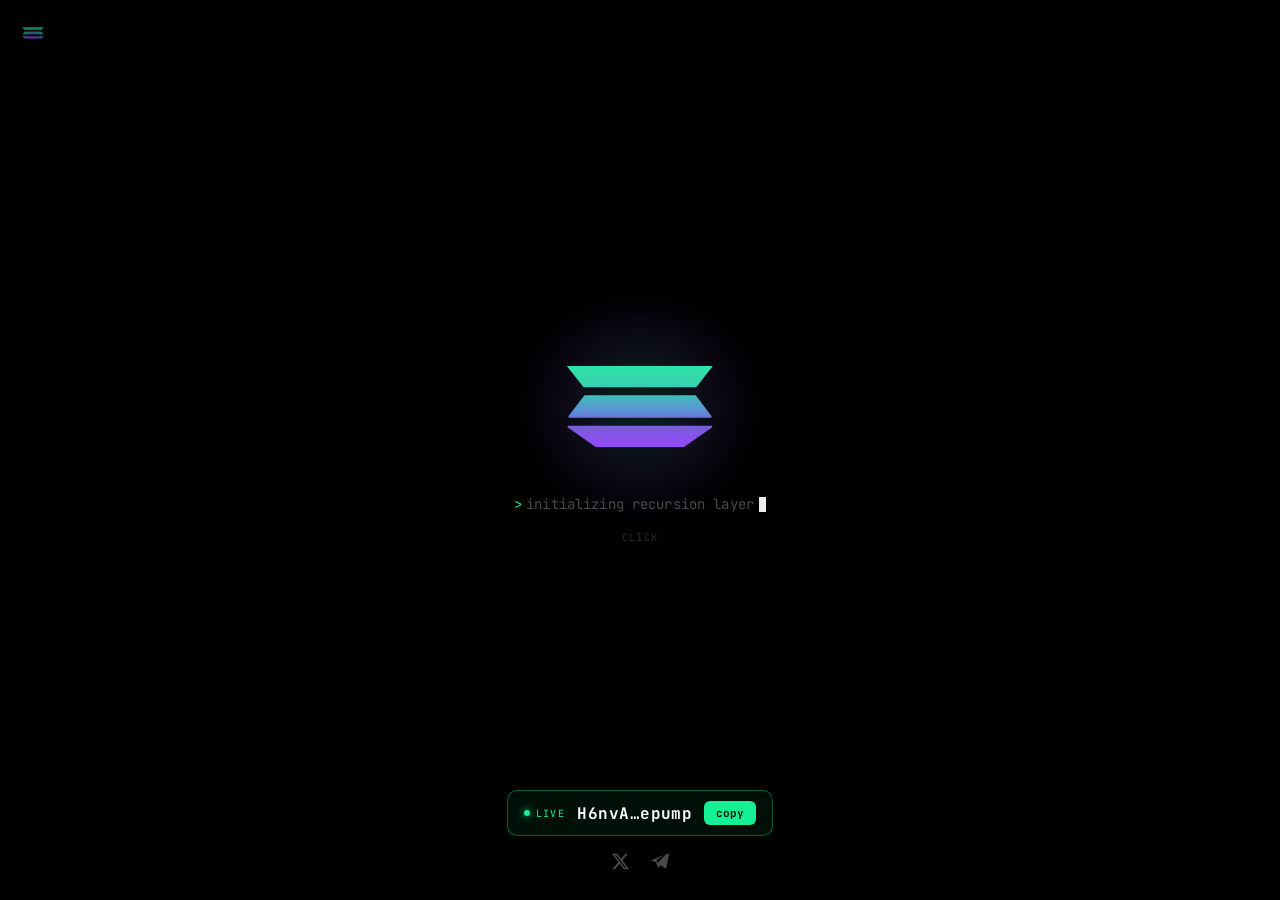
<file: index.html>
<!DOCTYPE html>
<html lang="fr">
<head>
<meta charset="UTF-8">
<meta name="viewport" content="width=device-width, initial-scale=1.0, viewport-fit=cover">
<title>Just Working</title>
<link rel="icon" type="image/jpeg" href="[data-uri]">
<link rel="preconnect" href="https://fonts.googleapis.com">
<link rel="preconnect" href="https://fonts.gstatic.com" crossorigin>
<link href="https://fonts.googleapis.com/css2?family=Chakra+Petch:wght@600;700&family=JetBrains+Mono:wght@400;500&display=swap" rel="stylesheet">
<style>
  :root{
    --bg:#000;
    --white:#EDEDED;
    --dim:#4a4a4a;
    --dim2:#2a2a2a;
    --green:#14F195;
    --cyan:#22D3C5;
    --blue:#4C7EFF;
    --purple:#9945FF;
  }
  *{margin:0;padding:0;box-sizing:border-box;}
  html,body{
    height:100%;
    background:var(--bg);
    overflow:hidden;
  }
  body{
    font-family:'JetBrains Mono',monospace;
    color:var(--white);
    -webkit-font-smoothing:antialiased;
    cursor:pointer;
    user-select:none;
    -webkit-tap-highlight-color:transparent;
  }

  .grad-text{
    background:linear-gradient(100deg,var(--green) 0%, var(--cyan) 35%, var(--blue) 65%, var(--purple) 100%);
    -webkit-background-clip:text;
    background-clip:text;
    color:transparent;
  }

  .vignette{
    position:fixed;inset:0;z-index:1;pointer-events:none;
    background:radial-gradient(ellipse 900px 700px at 50% 50%, transparent 40%, rgba(0,0,0,0.75) 100%);
  }
  .scan{
    position:fixed;inset:0;z-index:1;pointer-events:none;opacity:0.03;mix-blend-mode:overlay;
    background-image:url("data:image/svg+xml,%3Csvg xmlns='http://www.w3.org/2000/svg' width='120' height='120'%3E%3Cfilter id='n'%3E%3CfeTurbulence type='fractalNoise' baseFrequency='0.9' numOctaves='2' stitchTiles='stitch'/%3E%3C/filter%3E%3Crect width='100%25' height='100%25' filter='url(%23n)'/%3E%3C/svg%3E");
  }

  .corner-mark{
    position:fixed;top:22px;left:22px;z-index:5;
    width:22px;height:22px;object-fit:contain;border-radius:5px;
    opacity:0.55;
    transition:opacity .2s ease;
  }
  .corner-mark:hover{opacity:1;}

  .stage{
    position:relative;
    height:100dvh;width:100vw;
    display:flex;flex-direction:column;align-items:center;justify-content:center;
    gap:0;
    text-align:center;
    z-index:2;
  }

  /* mark */
  .mark-wrap{
    position:relative;
    width:150px;height:100px;
    display:flex;align-items:center;justify-content:center;
    margin-bottom:38px;
  }
  .glow{
    position:absolute;inset:-40px;
    border-radius:50%;
    background:radial-gradient(circle, rgba(20,241,149,0.16), rgba(153,69,255,0.10) 55%, transparent 75%);
    filter:blur(18px);
    animation:breathe 4.5s ease-in-out infinite;
  }
  @keyframes breathe{
    0%,100%{ opacity:0.55; transform:scale(0.94); }
    50%{ opacity:1; transform:scale(1.06); }
  }
  .bars{
    position:relative;
    width:150px;height:81px;
    animation:breatheBars 4.5s ease-in-out infinite;
  }
  @keyframes breatheBars{
    0%,100%{ transform:scale(0.985); }
    50%{ transform:scale(1.02); }
  }
  .bars svg{ display:block; width:100%; height:100%; }

  .mark-wrap.glitch{
    animation:glitchPulse .35s ease;
  }
  @keyframes glitchPulse{
    0%{filter:none; transform:scale(1);}
    20%{filter:drop-shadow(3px 0 0 rgba(20,241,149,0.7)) drop-shadow(-3px 0 0 rgba(153,69,255,0.7)); transform:scale(1.04);}
    40%{filter:drop-shadow(-2px 0 0 rgba(76,126,255,0.7)) drop-shadow(2px 0 0 rgba(20,241,149,0.7));}
    60%{filter:drop-shadow(2px 1px 0 rgba(153,69,255,0.6));}
    100%{filter:none; transform:scale(1);}
  }

  .reveal{
    position:absolute;top:calc(100% + 20px);left:50%;transform:translate(-50%,0);
    font-family:'Chakra Petch',sans-serif;font-weight:700;text-transform:uppercase;
    font-size:15px;letter-spacing:0.08em;white-space:nowrap;
    color:#FFFFFF;
    opacity:0;pointer-events:none;
  }
  .reveal.show{
    animation:revealFlash .8s ease forwards;
  }
  @keyframes revealFlash{
    0%{opacity:0; transform:translate(-50%,4px);}
    15%{opacity:1; transform:translate(-50%,0);}
    75%{opacity:1;}
    100%{opacity:0;}
  }

  /* terminal line */
  .terminal{
    font-size:14px;
    color:var(--dim);
    letter-spacing:0.01em;
    min-height:20px;
    display:flex;align-items:center;gap:2px;
  }
  .terminal .prefix{color:var(--green);margin-right:2px;}
  .cursor{
    display:inline-block;width:7px;height:15px;background:var(--white);
    margin-left:3px;
    animation:blink 1s step-end infinite;
  }
  @keyframes blink{ 50%{opacity:0;} }

  .hint{
    margin-top:16px;
    font-size:10.5px;
    color:var(--dim2);
    letter-spacing:0.12em;
    text-transform:uppercase;
  }

  /* bottom cluster */
  .bottom{
    position:fixed;bottom:30px;left:0;right:0;
    display:flex;flex-direction:column;align-items:center;gap:16px;
    z-index:3;
  }
  .countdown{
    font-size:11px;color:var(--dim);letter-spacing:0.08em;
  }
  .countdown b{color:var(--white);font-weight:500;}

  .ca-row{
    display:flex;align-items:center;gap:12px;
    font-family:'JetBrains Mono',monospace;
    font-size:15px;color:var(--dim);letter-spacing:0.02em;
    background:rgba(20,241,149,0.06);
    border:1px solid rgba(20,241,149,0.35);
    padding:10px 16px;border-radius:10px;
    animation:caPulse 2.4s ease-in-out infinite;
    cursor:pointer;
    transition:background .15s ease;
  }
  .ca-row:hover{ background:rgba(20,241,149,0.11); }
  .ca-row:active{ transform:scale(0.98); }
  .ca-row .ca-label{
    font-size:10px;letter-spacing:0.14em;color:var(--green);
    text-transform:uppercase;display:flex;align-items:center;gap:6px;
  }
  .ca-row .ca-label .dot{
    width:6px;height:6px;border-radius:50%;background:var(--green);
    box-shadow:0 0 8px var(--green);animation:pulse 1.6s ease-in-out infinite;
  }
  .ca-row .ca-val{
    color:#FFFFFF;font-weight:700;font-size:16px;letter-spacing:0.03em;
    max-width:260px;overflow:hidden;text-overflow:ellipsis;white-space:nowrap;
  }
  @keyframes caPulse{
    0%,100%{ box-shadow:0 0 0 rgba(20,241,149,0); }
    50%{ box-shadow:0 0 22px rgba(20,241,149,0.18); }
  }
  .ca-copy{
    background:var(--green);border:none;color:#05100b;
    font-family:'JetBrains Mono',monospace;font-size:11px;font-weight:700;
    padding:5px 12px;border-radius:6px;cursor:pointer;
    transition:transform .15s ease, opacity .15s ease;
  }
  .ca-copy:hover{transform:translateY(-1px);}
  .ca-copy.copied{background:var(--white);}

  .socials{display:flex;gap:22px;}
  .socials a{
    color:var(--dim);transition:color .2s ease, transform .2s ease;
    display:flex;align-items:center;justify-content:center;
  }
  .socials a:hover{color:var(--white); transform:translateY(-2px);}

  @media (max-width:480px){
    .mark-wrap{width:118px;height:88px;margin-bottom:30px;}
    .bars .bar{width:118px;height:10px;}
    .terminal{font-size:12.5px;padding:0 24px;text-align:center;}
    .reveal{font-size:12px;}
    .ca-row{gap:8px;padding:8px 12px;font-size:13px;}
    .ca-row .ca-val{font-size:13px;max-width:130px;}
    .ca-row .ca-label{font-size:9px;}
    .ca-copy{padding:4px 9px;font-size:10px;}
  }

  @media (prefers-reduced-motion: reduce){
    *{animation-duration:0.01ms !important; animation-iteration-count:1 !important;}
  }
</style>
  <!-- Cloudflare Web Analytics --><script type='module' src='https://static.cloudflareinsights.com/beacon.min.js' data-cf-beacon='{"token": "3123e5fd9b554eabaac3775a71dd8e8a"}'></script><!-- End Cloudflare Web Analytics -->
</head>
<body>

<div class="vignette"></div>
<div class="scan"></div>

<img class="corner-mark" src="[data-uri]" alt="Solana on Solana">

<div class="stage" id="stage">
  <div class="mark-wrap" id="markWrap">
    <div class="glow"></div>
    <div class="bars">
      <svg viewBox="0 0 1024 550" xmlns="http://www.w3.org/2000/svg">
        <defs>
          <linearGradient id="sosGrad" x1="0" y1="0" x2="0" y2="550" gradientUnits="userSpaceOnUse">
            <stop offset="0" stop-color="#2DE4A4"/>
            <stop offset="0.24" stop-color="#3ACFB2"/>
            <stop offset="0.40" stop-color="#48B4C0"/>
            <stop offset="0.58" stop-color="#5F8AD9"/>
            <stop offset="0.63" stop-color="#7072D6"/>
            <stop offset="0.78" stop-color="#7B5ADF"/>
            <stop offset="1" stop-color="#9647FB"/>
          </linearGradient>
        </defs>
        <polygon points="22,0 1000,0 892,137 131,137" fill="url(#sosGrad)" stroke="url(#sosGrad)" stroke-width="14" stroke-linejoin="round"/>
        <polygon points="136,206 889,206 994,344 30,344" fill="url(#sosGrad)" stroke="url(#sosGrad)" stroke-width="14" stroke-linejoin="round"/>
        <polygon points="24,413 999,413 802,550 220,550" fill="url(#sosGrad)" stroke="url(#sosGrad)" stroke-width="14" stroke-linejoin="round"/>
      </svg>
    </div>
    <div class="reveal" id="reveal">SOLANA ON SOLANA</div>
  </div>

  <div class="terminal"><span class="prefix">&gt;</span><span id="typeline"></span><span class="cursor"></span></div>
  <div class="hint">click</div>
</div>

<div class="bottom">
  <div class="countdown" id="statusRow">unlocks in <b id="cdtext">--:--:--:--</b></div>
  <div class="socials">
    <a href="https://x.com/solonsolxyz" target="_blank" rel="noopener" aria-label="X">
      <svg width="17" height="17" viewBox="0 0 24 24" fill="currentColor"><path d="M18.9 1.15h3.68l-8.04 9.19L24 22.85h-7.4l-5.8-7.58-6.64 7.58H.47l8.6-9.83L0 1.15h7.59l5.24 6.93 6.07-6.93Zm-1.29 19.5h2.04L6.5 3.24H4.31L17.6 20.65Z"/></svg>
    </a>
    <a href="https://t.me/solonsolxyz" target="_blank" rel="noopener" aria-label="Telegram">
      <svg width="18" height="18" viewBox="0 0 24 24" fill="currentColor"><path d="M22.05 2.4 1.9 10.4c-1.36.55-1.35 1.32-.25 1.66l5.13 1.6 1.98 6.05c.24.66.13.93.83.93.53 0 .77-.24 1.06-.53l2.54-2.47 5.28 3.9c.97.54 1.67.26 1.92-.9L23.9 3.9c.36-1.42-.54-2.06-1.85-1.5Zm-13.4 12.2-1.24-3.98 11.7-7.3c.55-.33 1.05-.15.64.21L8.65 14.6Z"/></svg>
    </a>
  </div>
</div>

<script>
  // ================================================================
  // EDIT THIS SECTION ON LAUNCH DAY
  // ================================================================
  const CONFIG = {
    // Launch date/time (used for the countdown before CA is set).
    LAUNCH_DATE: "2026-08-13T18:00:00Z",

    // Paste the token's contract address here once it's live.
    // Leave as "" to keep showing the countdown.
    // Example: "8sLbNZoA1cfnvMJLPfp98ZLAnFSYCFApfJKMbiXNLwxq"
    CONTRACT_ADDRESS: "H6nvAgAUtpSU4kPBEUYeUNRYRXXjQNMfkwezVrCepump"
  };
  // ================================================================

  function padc(n){ return String(n).padStart(2,"0"); }

  function shortAddr(addr){
    if(addr.length <= 12) return addr;
    return addr.slice(0,5) + "…" + addr.slice(-5);
  }

  function renderStatus(){
    const row = document.getElementById("statusRow");
    if(CONFIG.CONTRACT_ADDRESS && CONFIG.CONTRACT_ADDRESS.trim().length > 0){
      const ca = CONFIG.CONTRACT_ADDRESS.trim();
      row.className = "ca-row";
      row.innerHTML = `<span class="ca-label"><span class="dot"></span>LIVE</span><span class="ca-val">${shortAddr(ca)}</span><button class="ca-copy" id="caCopyBtn">copy</button>`;

      const btn = document.getElementById("caCopyBtn");
      let copyTimeout;
      function doCopy(){
        navigator.clipboard.writeText(ca).then(() => {
          btn.textContent = "copied";
          btn.classList.add("copied");
          clearTimeout(copyTimeout);
          copyTimeout = setTimeout(() => { btn.textContent = "copy"; btn.classList.remove("copied"); }, 1500);
        });
      }
      row.addEventListener("click", doCopy);
      return true; // CA mode active, no countdown needed
    }
    return false; // still in countdown mode
  }

  const caMode = renderStatus();

  if(!caMode){
    const TARGET_DATE = new Date(CONFIG.LAUNCH_DATE).getTime();
    function tickCountdown(){
      const diff = Math.max(0, TARGET_DATE - Date.now());
      const d = Math.floor(diff/(1000*60*60*24));
      const h = Math.floor((diff/(1000*60*60))%24);
      const m = Math.floor((diff/(1000*60))%60);
      const s = Math.floor((diff/1000)%60);
      const el = document.getElementById("cdtext");
      if(el) el.textContent = `${padc(d)}d ${padc(h)}h ${padc(m)}m ${padc(s)}s`;
    }
    tickCountdown();
    setInterval(tickCountdown, 1000);
  }

  // ---- cryptic terminal lines ----
  const LINES = [
    "initializing recursion layer",
    "solana is compiling itself",
    "mainnet, inside mainnet",
    "not a fork. a mirror.",
    "we tried to explain it. we couldn't.",
    "the recursion has no exit condition",
    "you weren't supposed to click that",
    "ca will make sense in retrospect",
    "ask again after launch",
    "some chains build apps. this one builds itself.",
    "access pending // patience anon",
    "[ redacted ]"
  ];

  const typeEl = document.getElementById("typeline");
  let current = "";
  let idx = 0;
  let typing = false;

  function typeLine(text, done){
    let i = 0;
    typing = true;
    const iv = setInterval(()=>{
      typeEl.textContent = text.slice(0, i+1);
      i++;
      if(i >= text.length){
        clearInterval(iv);
        typing = false;
        if(done) done();
      }
    }, 28);
  }
  function eraseLine(done){
    let text = typeEl.textContent;
    const iv = setInterval(()=>{
      text = text.slice(0, -1);
      typeEl.textContent = text;
      if(text.length === 0){
        clearInterval(iv);
        if(done) done();
      }
    }, 14);
  }
  function nextLine(){
    if(typing) return;
    eraseLine(()=>{
      idx = (idx + 1) % LINES.length;
      typeLine(LINES[idx]);
    });
  }

  typeLine(LINES[0]);
  let autoAdvance = setInterval(nextLine, 4200);

  // ---- click / tap glitch interaction ----
  const stage = document.getElementById("stage");
  const markWrap = document.getElementById("markWrap");
  const reveal = document.getElementById("reveal");

  function triggerGlitch(){
    markWrap.classList.remove("glitch");
    void markWrap.offsetWidth;
    markWrap.classList.add("glitch");

    // occasionally flash the full name
    if(Math.random() < 0.35){
      reveal.classList.remove("show");
      void reveal.offsetWidth;
      reveal.classList.add("show");
    }

    clearInterval(autoAdvance);
    nextLine();
    autoAdvance = setInterval(nextLine, 4200);
  }

  document.body.addEventListener("click", triggerGlitch);
  document.body.addEventListener("touchstart", triggerGlitch, {passive:true});
</script>

</body>
</html>
</file>
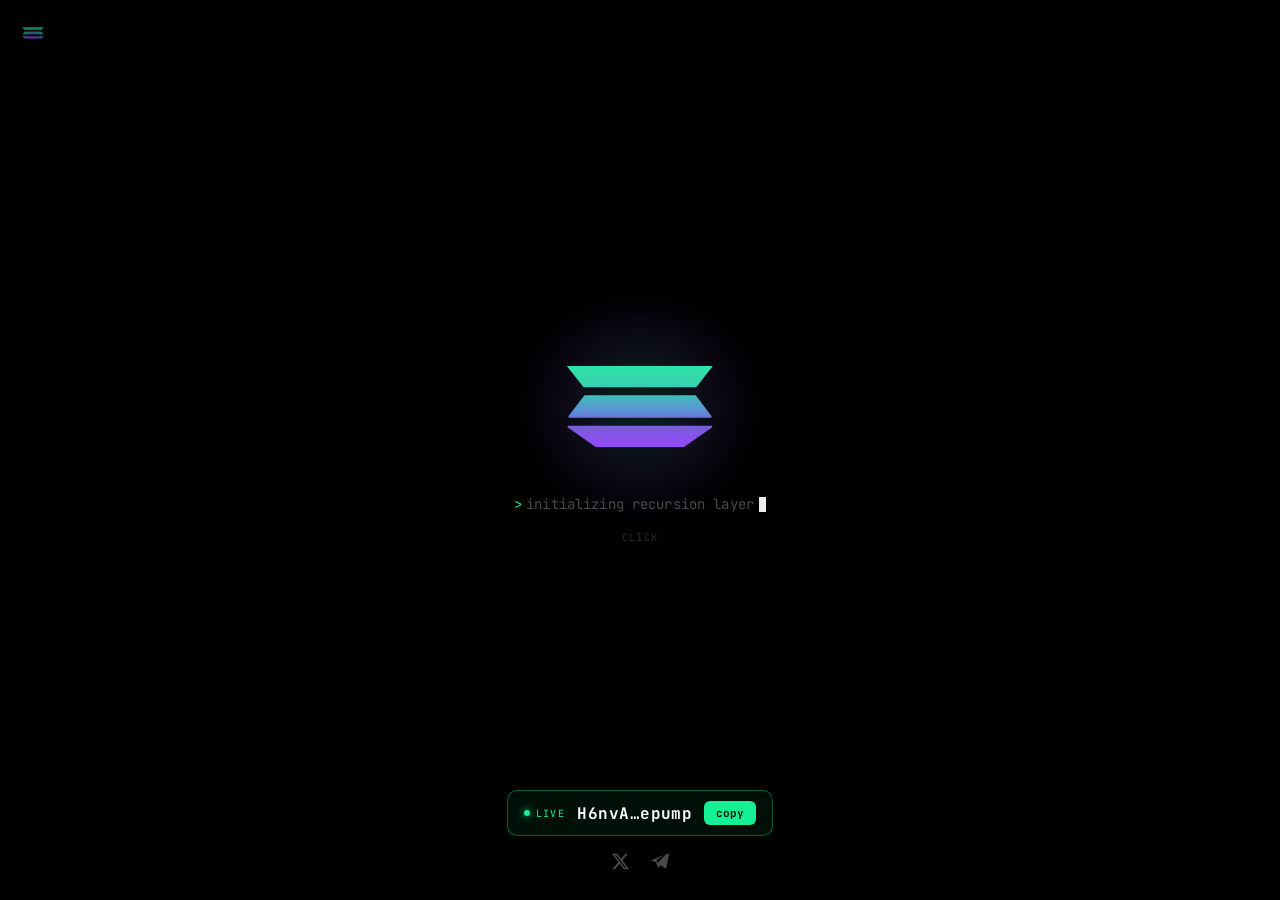
<file: old.html>
<!DOCTYPE html>
<html lang="fr">
<head>
<meta charset="UTF-8">
<meta name="viewport" content="width=device-width, initial-scale=1.0, viewport-fit=cover">
<title>Solana on Solana</title>
<link rel="icon" type="image/jpeg" href="[data-uri]">
<link rel="preconnect" href="https://fonts.googleapis.com">
<link rel="preconnect" href="https://fonts.gstatic.com" crossorigin>
<link href="https://fonts.googleapis.com/css2?family=Chakra+Petch:wght@600;700&family=JetBrains+Mono:wght@400;500&display=swap" rel="stylesheet">
<style>
  :root{
    --bg:#000;
    --white:#EDEDED;
    --dim:#4a4a4a;
    --dim2:#2a2a2a;
    --green:#14F195;
    --cyan:#22D3C5;
    --blue:#4C7EFF;
    --purple:#9945FF;
  }
  *{margin:0;padding:0;box-sizing:border-box;}
  html,body{
    height:100%;
    background:var(--bg);
    overflow:hidden;
  }
  body{
    font-family:'JetBrains Mono',monospace;
    color:var(--white);
    -webkit-font-smoothing:antialiased;
    cursor:pointer;
    user-select:none;
    -webkit-tap-highlight-color:transparent;
  }

  .grad-text{
    background:linear-gradient(100deg,var(--green) 0%, var(--cyan) 35%, var(--blue) 65%, var(--purple) 100%);
    -webkit-background-clip:text;
    background-clip:text;
    color:transparent;
  }

  .vignette{
    position:fixed;inset:0;z-index:1;pointer-events:none;
    background:radial-gradient(ellipse 900px 700px at 50% 50%, transparent 40%, rgba(0,0,0,0.75) 100%);
  }
  .scan{
    position:fixed;inset:0;z-index:1;pointer-events:none;opacity:0.03;mix-blend-mode:overlay;
    background-image:url("data:image/svg+xml,%3Csvg xmlns='http://www.w3.org/2000/svg' width='120' height='120'%3E%3Cfilter id='n'%3E%3CfeTurbulence type='fractalNoise' baseFrequency='0.9' numOctaves='2' stitchTiles='stitch'/%3E%3C/filter%3E%3Crect width='100%25' height='100%25' filter='url(%23n)'/%3E%3C/svg%3E");
  }

  .corner-mark{
    position:fixed;top:22px;left:22px;z-index:5;
    width:22px;height:22px;object-fit:contain;border-radius:5px;
    opacity:0.55;
    transition:opacity .2s ease;
  }
  .corner-mark:hover{opacity:1;}

  .stage{
    position:relative;
    height:100dvh;width:100vw;
    display:flex;flex-direction:column;align-items:center;justify-content:center;
    gap:0;
    text-align:center;
    z-index:2;
  }

  /* mark */
  .mark-wrap{
    position:relative;
    width:150px;height:100px;
    display:flex;align-items:center;justify-content:center;
    margin-bottom:38px;
  }
  .glow{
    position:absolute;inset:-40px;
    border-radius:50%;
    background:radial-gradient(circle, rgba(20,241,149,0.16), rgba(153,69,255,0.10) 55%, transparent 75%);
    filter:blur(18px);
    animation:breathe 4.5s ease-in-out infinite;
  }
  @keyframes breathe{
    0%,100%{ opacity:0.55; transform:scale(0.94); }
    50%{ opacity:1; transform:scale(1.06); }
  }
  .bars{
    position:relative;
    width:150px;height:81px;
    animation:breatheBars 4.5s ease-in-out infinite;
  }
  @keyframes breatheBars{
    0%,100%{ transform:scale(0.985); }
    50%{ transform:scale(1.02); }
  }
  .bars svg{ display:block; width:100%; height:100%; }

  .mark-wrap.glitch{
    animation:glitchPulse .35s ease;
  }
  @keyframes glitchPulse{
    0%{filter:none; transform:scale(1);}
    20%{filter:drop-shadow(3px 0 0 rgba(20,241,149,0.7)) drop-shadow(-3px 0 0 rgba(153,69,255,0.7)); transform:scale(1.04);}
    40%{filter:drop-shadow(-2px 0 0 rgba(76,126,255,0.7)) drop-shadow(2px 0 0 rgba(20,241,149,0.7));}
    60%{filter:drop-shadow(2px 1px 0 rgba(153,69,255,0.6));}
    100%{filter:none; transform:scale(1);}
  }

  .reveal{
    position:absolute;top:calc(100% + 20px);left:50%;transform:translate(-50%,0);
    font-family:'Chakra Petch',sans-serif;font-weight:700;text-transform:uppercase;
    font-size:15px;letter-spacing:0.08em;white-space:nowrap;
    color:#FFFFFF;
    opacity:0;pointer-events:none;
  }
  .reveal.show{
    animation:revealFlash .8s ease forwards;
  }
  @keyframes revealFlash{
    0%{opacity:0; transform:translate(-50%,4px);}
    15%{opacity:1; transform:translate(-50%,0);}
    75%{opacity:1;}
    100%{opacity:0;}
  }

  /* terminal line */
  .terminal{
    font-size:14px;
    color:var(--dim);
    letter-spacing:0.01em;
    min-height:20px;
    display:flex;align-items:center;gap:2px;
  }
  .terminal .prefix{color:var(--green);margin-right:2px;}
  .cursor{
    display:inline-block;width:7px;height:15px;background:var(--white);
    margin-left:3px;
    animation:blink 1s step-end infinite;
  }
  @keyframes blink{ 50%{opacity:0;} }

  .hint{
    margin-top:16px;
    font-size:10.5px;
    color:var(--dim2);
    letter-spacing:0.12em;
    text-transform:uppercase;
  }

  /* bottom cluster */
  .bottom{
    position:fixed;bottom:30px;left:0;right:0;
    display:flex;flex-direction:column;align-items:center;gap:16px;
    z-index:3;
  }
  .countdown{
    font-size:11px;color:var(--dim);letter-spacing:0.08em;
  }
  .countdown b{color:var(--white);font-weight:500;}

  .ca-row{
    display:flex;align-items:center;gap:12px;
    font-family:'JetBrains Mono',monospace;
    font-size:15px;color:var(--dim);letter-spacing:0.02em;
    background:rgba(20,241,149,0.06);
    border:1px solid rgba(20,241,149,0.35);
    padding:10px 16px;border-radius:10px;
    animation:caPulse 2.4s ease-in-out infinite;
    cursor:pointer;
    transition:background .15s ease;
  }
  .ca-row:hover{ background:rgba(20,241,149,0.11); }
  .ca-row:active{ transform:scale(0.98); }
  .ca-row .ca-label{
    font-size:10px;letter-spacing:0.14em;color:var(--green);
    text-transform:uppercase;display:flex;align-items:center;gap:6px;
  }
  .ca-row .ca-label .dot{
    width:6px;height:6px;border-radius:50%;background:var(--green);
    box-shadow:0 0 8px var(--green);animation:pulse 1.6s ease-in-out infinite;
  }
  .ca-row .ca-val{
    color:#FFFFFF;font-weight:700;font-size:16px;letter-spacing:0.03em;
    max-width:260px;overflow:hidden;text-overflow:ellipsis;white-space:nowrap;
  }
  @keyframes caPulse{
    0%,100%{ box-shadow:0 0 0 rgba(20,241,149,0); }
    50%{ box-shadow:0 0 22px rgba(20,241,149,0.18); }
  }
  .ca-copy{
    background:var(--green);border:none;color:#05100b;
    font-family:'JetBrains Mono',monospace;font-size:11px;font-weight:700;
    padding:5px 12px;border-radius:6px;cursor:pointer;
    transition:transform .15s ease, opacity .15s ease;
  }
  .ca-copy:hover{transform:translateY(-1px);}
  .ca-copy.copied{background:var(--white);}

  .socials{display:flex;gap:22px;}
  .socials a{
    color:var(--dim);transition:color .2s ease, transform .2s ease;
    display:flex;align-items:center;justify-content:center;
  }
  .socials a:hover{color:var(--white); transform:translateY(-2px);}

  @media (max-width:480px){
    .mark-wrap{width:118px;height:88px;margin-bottom:30px;}
    .bars .bar{width:118px;height:10px;}
    .terminal{font-size:12.5px;padding:0 24px;text-align:center;}
    .reveal{font-size:12px;}
    .ca-row{gap:8px;padding:8px 12px;font-size:13px;}
    .ca-row .ca-val{font-size:13px;max-width:130px;}
    .ca-row .ca-label{font-size:9px;}
    .ca-copy{padding:4px 9px;font-size:10px;}
  }

  @media (prefers-reduced-motion: reduce){
    *{animation-duration:0.01ms !important; animation-iteration-count:1 !important;}
  }
</style>
  <!-- Cloudflare Web Analytics --><script type='module' src='https://static.cloudflareinsights.com/beacon.min.js' data-cf-beacon='{"token": "3123e5fd9b554eabaac3775a71dd8e8a"}'></script><!-- End Cloudflare Web Analytics -->
</head>
<body>

<div class="vignette"></div>
<div class="scan"></div>

<img class="corner-mark" src="[data-uri]" alt="Solana on Solana">

<div class="stage" id="stage">
  <div class="mark-wrap" id="markWrap">
    <div class="glow"></div>
    <div class="bars">
      <svg viewBox="0 0 1024 550" xmlns="http://www.w3.org/2000/svg">
        <defs>
          <linearGradient id="sosGrad" x1="0" y1="0" x2="0" y2="550" gradientUnits="userSpaceOnUse">
            <stop offset="0" stop-color="#2DE4A4"/>
            <stop offset="0.24" stop-color="#3ACFB2"/>
            <stop offset="0.40" stop-color="#48B4C0"/>
            <stop offset="0.58" stop-color="#5F8AD9"/>
            <stop offset="0.63" stop-color="#7072D6"/>
            <stop offset="0.78" stop-color="#7B5ADF"/>
            <stop offset="1" stop-color="#9647FB"/>
          </linearGradient>
        </defs>
        <polygon points="22,0 1000,0 892,137 131,137" fill="url(#sosGrad)" stroke="url(#sosGrad)" stroke-width="14" stroke-linejoin="round"/>
        <polygon points="136,206 889,206 994,344 30,344" fill="url(#sosGrad)" stroke="url(#sosGrad)" stroke-width="14" stroke-linejoin="round"/>
        <polygon points="24,413 999,413 802,550 220,550" fill="url(#sosGrad)" stroke="url(#sosGrad)" stroke-width="14" stroke-linejoin="round"/>
      </svg>
    </div>
    <div class="reveal" id="reveal">SOLANA ON SOLANA</div>
  </div>

  <div class="terminal"><span class="prefix">&gt;</span><span id="typeline"></span><span class="cursor"></span></div>
  <div class="hint">click</div>
</div>

<div class="bottom">
  <div class="countdown" id="statusRow">unlocks in <b id="cdtext">--:--:--:--</b></div>
  <div class="socials">
    <a href="https://x.com/solonsolxyz" target="_blank" rel="noopener" aria-label="X">
      <svg width="17" height="17" viewBox="0 0 24 24" fill="currentColor"><path d="M18.9 1.15h3.68l-8.04 9.19L24 22.85h-7.4l-5.8-7.58-6.64 7.58H.47l8.6-9.83L0 1.15h7.59l5.24 6.93 6.07-6.93Zm-1.29 19.5h2.04L6.5 3.24H4.31L17.6 20.65Z"/></svg>
    </a>
    <a href="https://t.me/solonsolxyz" target="_blank" rel="noopener" aria-label="Telegram">
      <svg width="18" height="18" viewBox="0 0 24 24" fill="currentColor"><path d="M22.05 2.4 1.9 10.4c-1.36.55-1.35 1.32-.25 1.66l5.13 1.6 1.98 6.05c.24.66.13.93.83.93.53 0 .77-.24 1.06-.53l2.54-2.47 5.28 3.9c.97.54 1.67.26 1.92-.9L23.9 3.9c.36-1.42-.54-2.06-1.85-1.5Zm-13.4 12.2-1.24-3.98 11.7-7.3c.55-.33 1.05-.15.64.21L8.65 14.6Z"/></svg>
    </a>
  </div>
</div>

<script>
  // ================================================================
  // EDIT THIS SECTION ON LAUNCH DAY
  // ================================================================
  const CONFIG = {
    // Launch date/time (used for the countdown before CA is set).
    LAUNCH_DATE: "2026-08-13T18:00:00Z",

    // Paste the token's contract address here once it's live.
    // Leave as "" to keep showing the countdown.
    // Example: "8sLbNZoA1cfnvMJLPfp98ZLAnFSYCFApfJKMbiXNLwxq"
    CONTRACT_ADDRESS: "H6nvAgAUtpSU4kPBEUYeUNRYRXXjQNMfkwezVrCepump"
  };
  // ================================================================

  function padc(n){ return String(n).padStart(2,"0"); }

  function shortAddr(addr){
    if(addr.length <= 12) return addr;
    return addr.slice(0,5) + "…" + addr.slice(-5);
  }

  function renderStatus(){
    const row = document.getElementById("statusRow");
    if(CONFIG.CONTRACT_ADDRESS && CONFIG.CONTRACT_ADDRESS.trim().length > 0){
      const ca = CONFIG.CONTRACT_ADDRESS.trim();
      row.className = "ca-row";
      row.innerHTML = `<span class="ca-label"><span class="dot"></span>LIVE</span><span class="ca-val">${shortAddr(ca)}</span><button class="ca-copy" id="caCopyBtn">copy</button>`;

      const btn = document.getElementById("caCopyBtn");
      let copyTimeout;
      function doCopy(){
        navigator.clipboard.writeText(ca).then(() => {
          btn.textContent = "copied";
          btn.classList.add("copied");
          clearTimeout(copyTimeout);
          copyTimeout = setTimeout(() => { btn.textContent = "copy"; btn.classList.remove("copied"); }, 1500);
        });
      }
      row.addEventListener("click", doCopy);
      return true; // CA mode active, no countdown needed
    }
    return false; // still in countdown mode
  }

  const caMode = renderStatus();

  if(!caMode){
    const TARGET_DATE = new Date(CONFIG.LAUNCH_DATE).getTime();
    function tickCountdown(){
      const diff = Math.max(0, TARGET_DATE - Date.now());
      const d = Math.floor(diff/(1000*60*60*24));
      const h = Math.floor((diff/(1000*60*60))%24);
      const m = Math.floor((diff/(1000*60))%60);
      const s = Math.floor((diff/1000)%60);
      const el = document.getElementById("cdtext");
      if(el) el.textContent = `${padc(d)}d ${padc(h)}h ${padc(m)}m ${padc(s)}s`;
    }
    tickCountdown();
    setInterval(tickCountdown, 1000);
  }

  // ---- cryptic terminal lines ----
  const LINES = [
    "initializing recursion layer",
    "solana is compiling itself",
    "mainnet, inside mainnet",
    "not a fork. a mirror.",
    "we tried to explain it. we couldn't.",
    "the recursion has no exit condition",
    "you weren't supposed to click that",
    "ca will make sense in retrospect",
    "ask again after launch",
    "some chains build apps. this one builds itself.",
    "access pending // patience anon",
    "[ redacted ]"
  ];

  const typeEl = document.getElementById("typeline");
  let current = "";
  let idx = 0;
  let typing = false;

  function typeLine(text, done){
    let i = 0;
    typing = true;
    const iv = setInterval(()=>{
      typeEl.textContent = text.slice(0, i+1);
      i++;
      if(i >= text.length){
        clearInterval(iv);
        typing = false;
        if(done) done();
      }
    }, 28);
  }
  function eraseLine(done){
    let text = typeEl.textContent;
    const iv = setInterval(()=>{
      text = text.slice(0, -1);
      typeEl.textContent = text;
      if(text.length === 0){
        clearInterval(iv);
        if(done) done();
      }
    }, 14);
  }
  function nextLine(){
    if(typing) return;
    eraseLine(()=>{
      idx = (idx + 1) % LINES.length;
      typeLine(LINES[idx]);
    });
  }

  typeLine(LINES[0]);
  let autoAdvance = setInterval(nextLine, 4200);

  // ---- click / tap glitch interaction ----
  const stage = document.getElementById("stage");
  const markWrap = document.getElementById("markWrap");
  const reveal = document.getElementById("reveal");

  function triggerGlitch(){
    markWrap.classList.remove("glitch");
    void markWrap.offsetWidth;
    markWrap.classList.add("glitch");

    // occasionally flash the full name
    if(Math.random() < 0.35){
      reveal.classList.remove("show");
      void reveal.offsetWidth;
      reveal.classList.add("show");
    }

    clearInterval(autoAdvance);
    nextLine();
    autoAdvance = setInterval(nextLine, 4200);
  }

  document.body.addEventListener("click", triggerGlitch);
  document.body.addEventListener("touchstart", triggerGlitch, {passive:true});
</script>

</body>
</html>
</file>
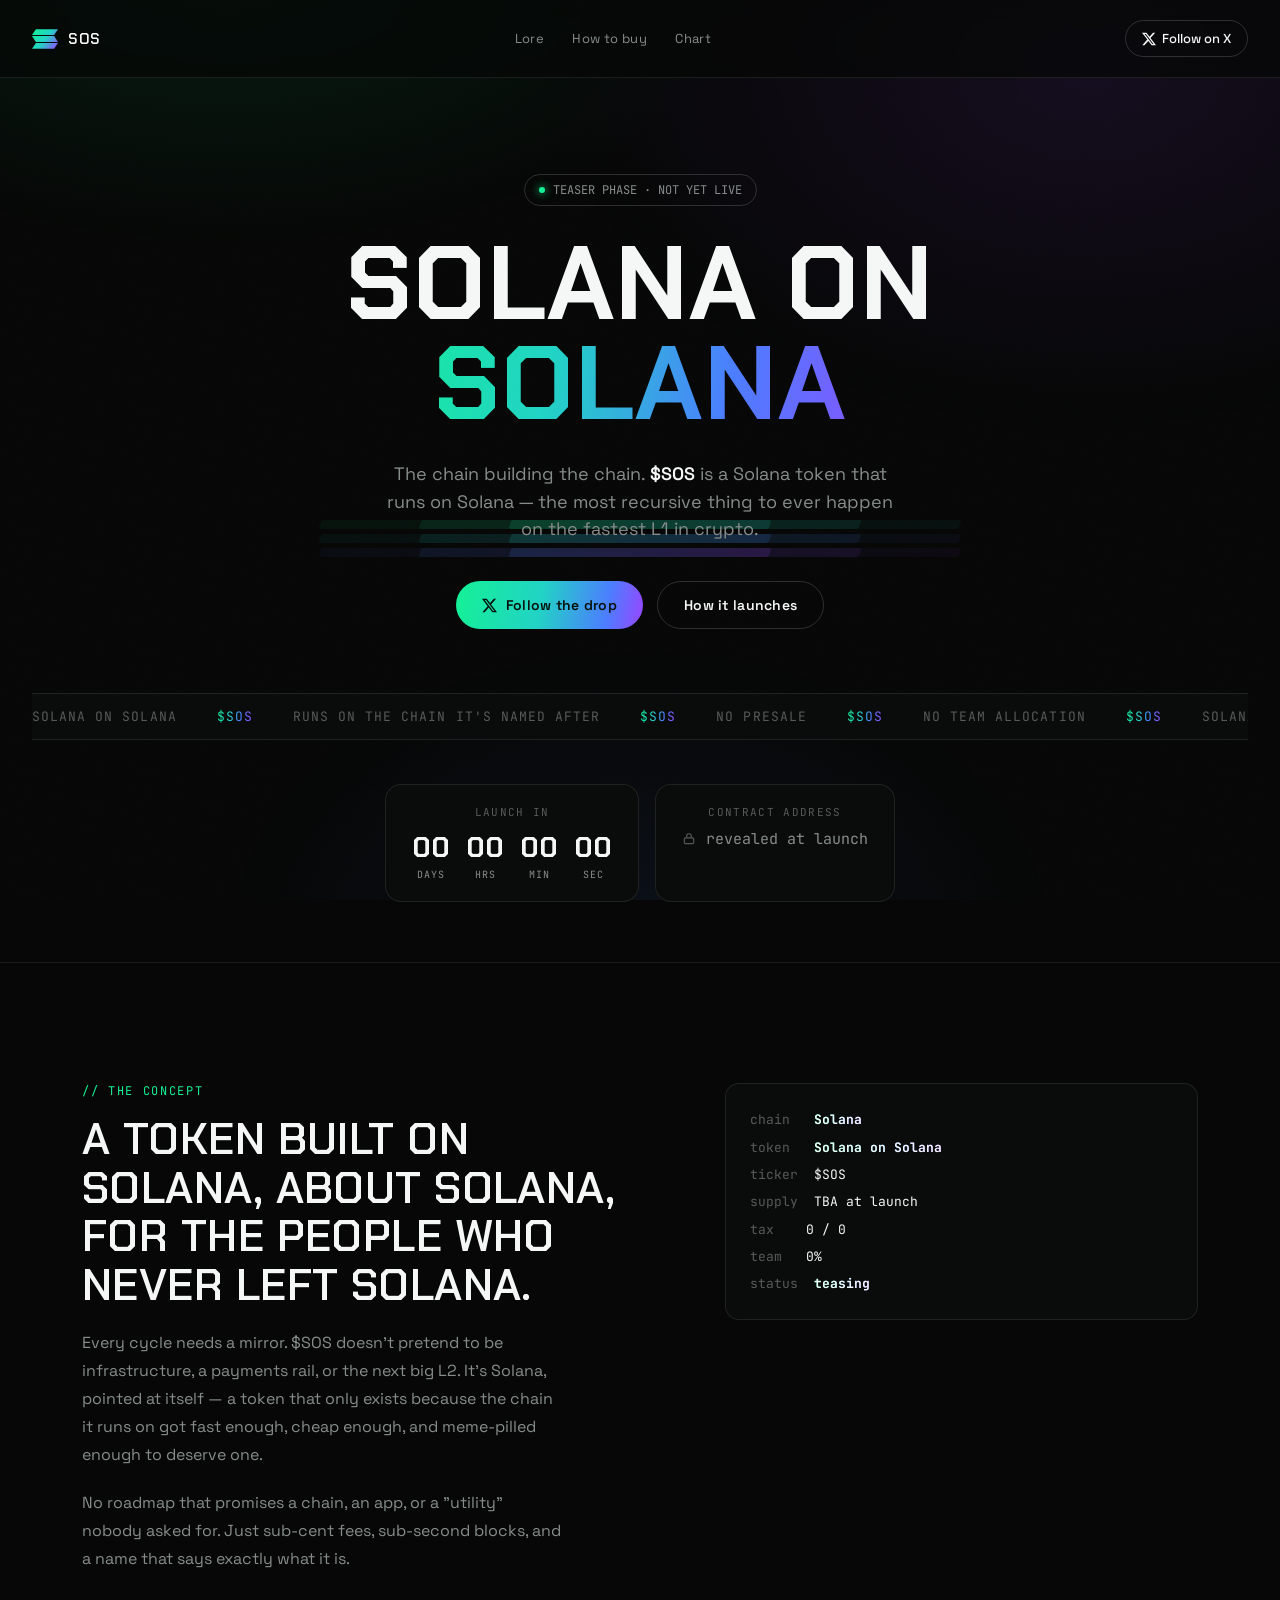
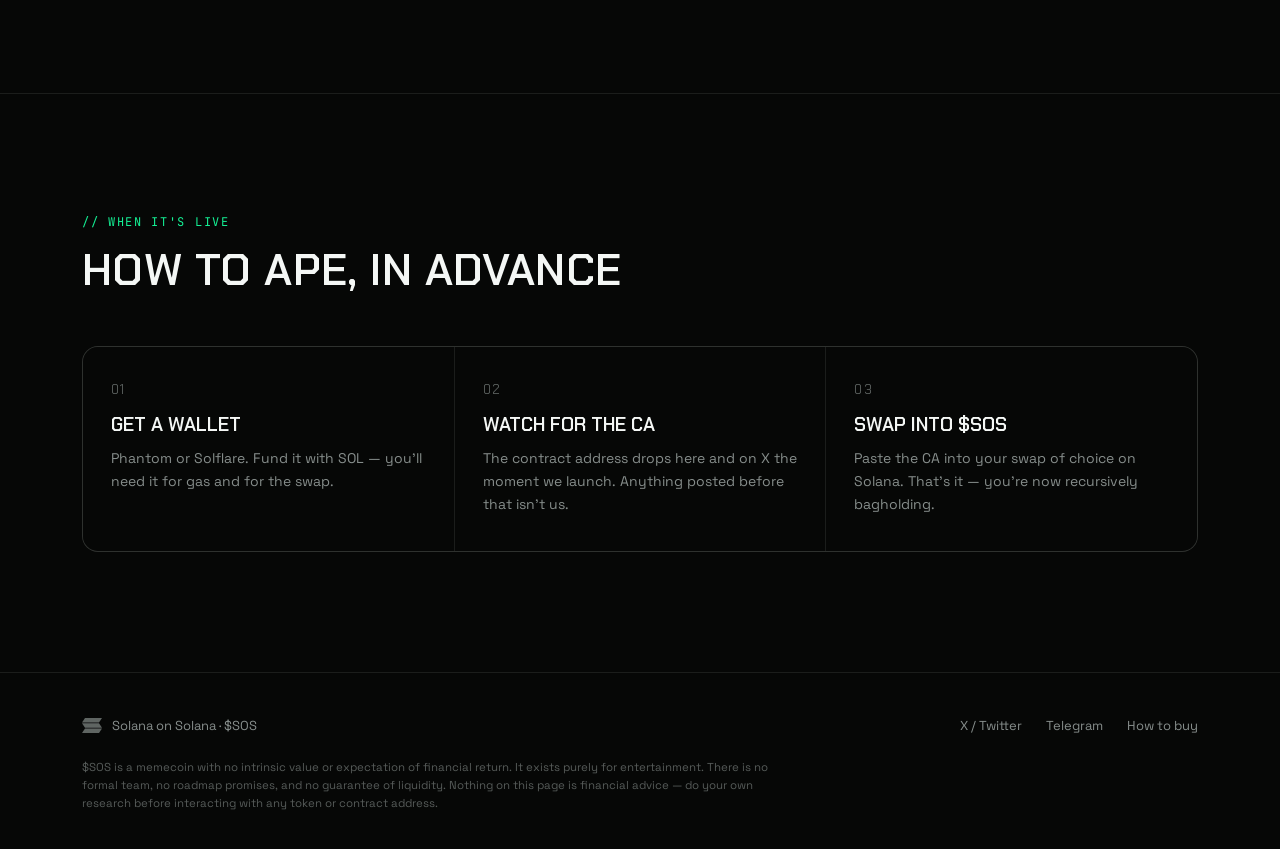
<file: solana-on-solana.html>
<!DOCTYPE html>
<html lang="fr">
<head>
<meta charset="UTF-8">
<meta name="viewport" content="width=device-width, initial-scale=1.0">
<title>Solana on Solana ($SOS)</title>
<link rel="preconnect" href="https://fonts.googleapis.com">
<link rel="preconnect" href="https://fonts.gstatic.com" crossorigin>
<link href="https://fonts.googleapis.com/css2?family=Chakra+Petch:wght@500;600;700&family=Space+Grotesk:wght@400;500;600;700&family=JetBrains+Mono:wght@400;500;700&display=swap" rel="stylesheet">
<style>
  :root{
    --bg:#060706;
    --bg-soft:#0a0c0b;
    --green:#14F195;
    --cyan:#22D3C5;
    --blue:#4C7EFF;
    --purple:#9945FF;
    --white:#F4F7F5;
    --gray:#868D8B;
    --gray-dim:#565B59;
    --line:rgba(244,247,245,0.09);
    --line-strong:rgba(244,247,245,0.16);
  }
  *{margin:0;padding:0;box-sizing:border-box;}
  html{scroll-behavior:smooth;}
  body{
    background:var(--bg);
    color:var(--white);
    font-family:'Space Grotesk',sans-serif;
    overflow-x:hidden;
    -webkit-font-smoothing:antialiased;
  }
  ::selection{background:var(--green);color:#060706;}

  .display{font-family:'Chakra Petch',sans-serif;text-transform:uppercase;letter-spacing:0.01em;}
  .mono{font-family:'JetBrains Mono',monospace;}

  .grad-text{
    background:linear-gradient(100deg,var(--green) 0%, var(--cyan) 35%, var(--blue) 65%, var(--purple) 100%);
    -webkit-background-clip:text;
    background-clip:text;
    color:transparent;
  }

  a{color:inherit;text-decoration:none;}
  .wrap{max-width:1180px;margin:0 auto;padding:0 32px;}

  /* background atmosphere */
  .atmosphere{
    position:fixed;inset:0;z-index:0;pointer-events:none;
    background:
      radial-gradient(ellipse 900px 500px at 18% -6%, rgba(20,241,149,0.10), transparent 60%),
      radial-gradient(ellipse 900px 600px at 85% 8%, rgba(153,69,255,0.10), transparent 60%),
      radial-gradient(ellipse 700px 500px at 50% 105%, rgba(76,126,255,0.08), transparent 60%);
  }
  .grain{
    position:fixed;inset:0;z-index:1;pointer-events:none;opacity:0.035;mix-blend-mode:overlay;
    background-image:url("data:image/svg+xml,%3Csvg xmlns='http://www.w3.org/2000/svg' width='120' height='120'%3E%3Cfilter id='n'%3E%3CfeTurbulence type='fractalNoise' baseFrequency='0.9' numOctaves='2' stitchTiles='stitch'/%3E%3C/filter%3E%3Crect width='100%25' height='100%25' filter='url(%23n)'/%3E%3C/svg%3E");
  }

  /* nav */
  header{
    position:sticky;top:0;z-index:50;
    display:flex;align-items:center;justify-content:space-between;
    padding:20px 32px;
    background:rgba(6,7,6,0.72);
    backdrop-filter:blur(10px);
    border-bottom:1px solid var(--line);
  }
  .brand{display:flex;align-items:center;gap:10px;}
  .brand-mark{width:26px;height:20px;}
  .brand-name{font-size:15px;font-weight:600;letter-spacing:0.04em;}
  .nav-links{display:flex;align-items:center;gap:28px;}
  .nav-links a{font-size:13px;color:var(--gray);letter-spacing:0.03em;transition:color .15s ease;}
  .nav-links a:hover{color:var(--white);}
  .nav-cta{
    display:flex;align-items:center;gap:6px;
    padding:9px 16px;border:1px solid var(--line-strong);border-radius:100px;
    font-size:13px;font-weight:500;transition:border-color .15s ease, background .15s ease;
  }
  .nav-cta:hover{border-color:var(--green);background:rgba(20,241,149,0.06);}

  /* hero */
  .hero{
    position:relative;z-index:2;
    padding:96px 32px 60px;
    display:flex;flex-direction:column;align-items:center;text-align:center;
    min-height:88vh;justify-content:center;
  }
  .recursion{
    position:absolute;top:50%;left:50%;
    width:1px;height:1px;
    z-index:0;pointer-events:none;
  }
  .recursion .ring{
    position:absolute;top:0;left:0;
    display:flex;flex-direction:column;gap:5px;
    transform-origin:center;
    animation:spin 90s linear infinite;
  }
  .recursion .ring .bar{
    height:9px;border-radius:2px;
  }
  @keyframes spin{ to{ transform: translate(-50%,-50%) rotate(360deg); } }
  @keyframes spinRev{ to{ transform: translate(-50%,-50%) rotate(-360deg); } }

  .eyebrow{
    display:inline-flex;align-items:center;gap:8px;
    padding:7px 14px;border:1px solid var(--line-strong);border-radius:100px;
    font-family:'JetBrains Mono',monospace;font-size:12px;color:var(--gray);
    margin-bottom:28px;position:relative;z-index:2;
  }
  .eyebrow .dot{width:6px;height:6px;border-radius:50%;background:var(--green);box-shadow:0 0 8px var(--green);animation:pulse 1.6s ease-in-out infinite;}
  @keyframes pulse{0%,100%{opacity:1;}50%{opacity:0.35;}}

  .hero h1{
    position:relative;z-index:2;
    font-size:clamp(42px, 8.4vw, 104px);
    line-height:0.96;
    font-weight:700;
    max-width:1000px;
  }
  .hero h1 .line2{display:block;}

  .hero-sub{
    position:relative;z-index:2;
    margin-top:26px;
    font-size:clamp(15px,2vw,18px);
    color:var(--gray);
    max-width:520px;
    line-height:1.55;
  }
  .hero-sub b{color:var(--white);font-weight:600;}

  .hero-ctas{
    position:relative;z-index:2;
    display:flex;gap:14px;margin-top:38px;flex-wrap:wrap;justify-content:center;
  }
  .btn{
    display:inline-flex;align-items:center;gap:9px;
    padding:14px 26px;border-radius:100px;font-size:14px;font-weight:600;
    letter-spacing:0.02em;
    transition:transform .15s ease, box-shadow .15s ease, opacity .15s ease;
  }
  .btn-primary{
    background:linear-gradient(100deg,var(--green),var(--cyan) 45%,var(--blue) 80%,var(--purple));
    color:#05100b;
  }
  .btn-primary:hover{transform:translateY(-2px);box-shadow:0 8px 30px rgba(20,241,149,0.25);}
  .btn-ghost{
    border:1px solid var(--line-strong);color:var(--white);
  }
  .btn-ghost:hover{border-color:var(--white);}

  /* ticker */
  .ticker{
    position:relative;z-index:2;
    width:100%;overflow:hidden;
    border-top:1px solid var(--line);border-bottom:1px solid var(--line);
    padding:14px 0;margin-top:64px;
    background:var(--bg-soft);
  }
  .ticker-track{
    display:flex;width:max-content;gap:40px;
    animation:tick 26s linear infinite;
  }
  .ticker-track span{
    font-family:'JetBrains Mono',monospace;font-size:13px;letter-spacing:0.08em;
    color:var(--gray-dim);white-space:nowrap;
  }
  .ticker-track span.grad-text{color:transparent;}
  @keyframes tick{ from{transform:translateX(0);} to{transform:translateX(-50%);} }

  /* countdown + CA */
  .status-row{
    position:relative;z-index:2;
    display:flex;flex-wrap:wrap;justify-content:center;gap:16px;
    margin-top:44px;
  }
  .card{
    background:var(--bg-soft);border:1px solid var(--line);border-radius:16px;
    padding:20px 26px;min-width:200px;
  }
  .card-label{font-family:'JetBrains Mono',monospace;font-size:11px;letter-spacing:0.12em;color:var(--gray-dim);text-transform:uppercase;margin-bottom:10px;}
  .countdown{display:flex;gap:16px;}
  .countdown .unit{text-align:center;}
  .countdown .num{font-family:'Chakra Petch',sans-serif;font-size:28px;font-weight:700;}
  .countdown .lab{font-family:'JetBrains Mono',monospace;font-size:10px;color:var(--gray);letter-spacing:0.1em;margin-top:2px;}
  .ca-value{font-family:'JetBrains Mono',monospace;font-size:15px;color:var(--gray);display:flex;align-items:center;gap:10px;}
  .ca-value .lock{width:14px;height:14px;flex-shrink:0;opacity:0.6;}

  /* sections generic */
  section{position:relative;z-index:2;}
  .section-pad{padding:120px 32px;}
  .kicker{
    font-family:'JetBrains Mono',monospace;font-size:12px;letter-spacing:0.14em;
    color:var(--green);text-transform:uppercase;margin-bottom:16px;display:block;
  }
  h2.display{font-size:clamp(28px,4vw,44px);font-weight:600;line-height:1.1;}

  /* lore */
  .lore{border-top:1px solid var(--line);}
  .lore-grid{display:grid;grid-template-columns:1.1fr 0.9fr;gap:64px;align-items:start;}
  .lore-grid p{color:var(--gray);font-size:16px;line-height:1.75;margin-top:20px;max-width:480px;}
  .log{
    background:var(--bg-soft);border:1px solid var(--line);border-radius:14px;padding:22px 24px;
    font-family:'JetBrains Mono',monospace;font-size:13px;line-height:2.1;color:var(--gray);
  }
  .log .k{color:var(--gray-dim);}
  .log .v{color:var(--white);}
  .log .v.grad-text{font-weight:600;}

  /* how to buy */
  .htb{border-top:1px solid var(--line);}
  .htb-grid{display:grid;grid-template-columns:repeat(3,1fr);gap:1px;background:var(--line);border:1px solid var(--line);border-radius:16px;overflow:hidden;margin-top:52px;}
  .htb-item{background:var(--bg);padding:34px 28px;}
  .htb-item .idx{font-family:'Chakra Petch',sans-serif;font-size:13px;color:var(--gray-dim);letter-spacing:0.1em;}
  .htb-item h3{font-family:'Chakra Petch',sans-serif;font-size:19px;font-weight:600;margin-top:14px;text-transform:uppercase;}
  .htb-item p{color:var(--gray);font-size:14px;line-height:1.65;margin-top:10px;}

  /* footer */
  footer{border-top:1px solid var(--line);padding:44px 32px 36px;}
  .foot-row{display:flex;justify-content:space-between;align-items:center;flex-wrap:wrap;gap:20px;}
  .foot-brand{display:flex;align-items:center;gap:10px;color:var(--gray);font-size:13px;}
  .foot-brand .brand-mark{width:20px;height:15px;opacity:0.7;}
  .foot-links{display:flex;gap:24px;}
  .foot-links a{font-size:13px;color:var(--gray);transition:color .15s ease;}
  .foot-links a:hover{color:var(--white);}
  .disclaimer{margin-top:24px;font-size:11.5px;color:var(--gray-dim);line-height:1.6;max-width:720px;}

  @media (max-width:860px){
    .lore-grid{grid-template-columns:1fr;gap:36px;}
    .htb-grid{grid-template-columns:1fr;}
    .nav-links{display:none;}
    .section-pad{padding:80px 20px;}
  }
  @media (prefers-reduced-motion: reduce){
    *{animation-duration:0.01ms !important; animation-iteration-count:1 !important; transition-duration:0.01ms !important;}
  }
</style>
</head>
<body>

<div class="atmosphere"></div>
<div class="grain"></div>

<header>
  <div class="brand">
    <svg class="brand-mark" viewBox="0 0 40 30" fill="none" xmlns="http://www.w3.org/2000/svg">
      <defs>
        <linearGradient id="navg" x1="0" y1="0" x2="40" y2="30" gradientUnits="userSpaceOnUse">
          <stop offset="0" stop-color="#14F195"/>
          <stop offset="0.5" stop-color="#22D3C5"/>
          <stop offset="1" stop-color="#9945FF"/>
        </linearGradient>
      </defs>
      <polygon points="6,0 40,0 34,9 0,9" fill="url(#navg)"/>
      <polygon points="0,10.5 34,10.5 40,19.5 6,19.5" fill="url(#navg)"/>
      <polygon points="6,21 40,21 34,30 0,30" fill="url(#navg)"/>
    </svg>
    <span class="brand-name display">SOS</span>
  </div>
  <nav class="nav-links">
    <a href="#lore">Lore</a>
    <a href="#buy">How to buy</a>
    <a href="#" onclick="return false;">Chart</a>
  </nav>
  <a class="nav-cta" href="#" onclick="return false;">
    <svg width="14" height="14" viewBox="0 0 24 24" fill="currentColor"><path d="M18.9 1.15h3.68l-8.04 9.19L24 22.85h-7.4l-5.8-7.58-6.64 7.58H.47l8.6-9.83L0 1.15h7.59l5.24 6.93 6.07-6.93Zm-1.29 19.5h2.04L6.5 3.24H4.31L17.6 20.65Z"/></svg>
    Follow on X
  </a>
</header>

<main>
  <section class="hero">
    <div class="recursion" aria-hidden="true">
      <div class="ring" id="ring1" style="animation-duration:120s;">
        <div class="bar" style="width:640px;background:linear-gradient(90deg,#14F195,#22D3C5);opacity:0.05;transform:translateX(-320px) skewX(-18deg);"></div>
        <div class="bar" style="width:640px;background:linear-gradient(90deg,#22D3C5,#4C7EFF);opacity:0.05;transform:translateX(-320px) skewX(-18deg);"></div>
        <div class="bar" style="width:640px;background:linear-gradient(90deg,#4C7EFF,#9945FF);opacity:0.05;transform:translateX(-320px) skewX(-18deg);"></div>
      </div>
      <div class="ring" id="ring2" style="animation-name:spinRev;animation-duration:150s;">
        <div class="bar" style="width:440px;background:linear-gradient(90deg,#14F195,#22D3C5);opacity:0.08;transform:translateX(-220px) skewX(-18deg);"></div>
        <div class="bar" style="width:440px;background:linear-gradient(90deg,#22D3C5,#4C7EFF);opacity:0.08;transform:translateX(-220px) skewX(-18deg);"></div>
        <div class="bar" style="width:440px;background:linear-gradient(90deg,#4C7EFF,#9945FF);opacity:0.08;transform:translateX(-220px) skewX(-18deg);"></div>
      </div>
      <div class="ring" id="ring3" style="animation-duration:100s;">
        <div class="bar" style="width:260px;background:linear-gradient(90deg,#14F195,#22D3C5);opacity:0.14;transform:translateX(-130px) skewX(-18deg);"></div>
        <div class="bar" style="width:260px;background:linear-gradient(90deg,#22D3C5,#4C7EFF);opacity:0.14;transform:translateX(-130px) skewX(-18deg);"></div>
        <div class="bar" style="width:260px;background:linear-gradient(90deg,#4C7EFF,#9945FF);opacity:0.14;transform:translateX(-130px) skewX(-18deg);"></div>
      </div>
    </div>

    <div class="eyebrow"><span class="dot"></span> TEASER PHASE &middot; NOT YET LIVE</div>

    <h1 class="display">
      <span class="line2">SOLANA ON</span>
      <span class="line2 grad-text">SOLANA</span>
    </h1>

    <p class="hero-sub">The chain building the chain. <b>$SOS</b> is a Solana token that runs on Solana &mdash; the most recursive thing to ever happen on the fastest L1 in crypto.</p>

    <div class="hero-ctas">
      <a class="btn btn-primary" href="#" onclick="return false;">
        <svg width="15" height="15" viewBox="0 0 24 24" fill="currentColor"><path d="M18.9 1.15h3.68l-8.04 9.19L24 22.85h-7.4l-5.8-7.58-6.64 7.58H.47l8.6-9.83L0 1.15h7.59l5.24 6.93 6.07-6.93Zm-1.29 19.5h2.04L6.5 3.24H4.31L17.6 20.65Z"/></svg>
        Follow the drop
      </a>
      <a class="btn btn-ghost" href="#buy">How it launches</a>
    </div>

    <div class="ticker">
      <div class="ticker-track">
        <span>SOLANA ON SOLANA</span><span class="grad-text">$SOS</span>
        <span>RUNS ON THE CHAIN IT'S NAMED AFTER</span><span class="grad-text">$SOS</span>
        <span>NO PRESALE</span><span class="grad-text">$SOS</span>
        <span>NO TEAM ALLOCATION</span><span class="grad-text">$SOS</span>
        <span>SOLANA ON SOLANA</span><span class="grad-text">$SOS</span>
        <span>RUNS ON THE CHAIN IT'S NAMED AFTER</span><span class="grad-text">$SOS</span>
        <span>NO PRESALE</span><span class="grad-text">$SOS</span>
        <span>NO TEAM ALLOCATION</span><span class="grad-text">$SOS</span>
      </div>
    </div>

    <div class="status-row">
      <div class="card">
        <div class="card-label">Launch in</div>
        <div class="countdown" id="countdown">
          <div class="unit"><div class="num" id="cd-d">00</div><div class="lab">DAYS</div></div>
          <div class="unit"><div class="num" id="cd-h">00</div><div class="lab">HRS</div></div>
          <div class="unit"><div class="num" id="cd-m">00</div><div class="lab">MIN</div></div>
          <div class="unit"><div class="num" id="cd-s">00</div><div class="lab">SEC</div></div>
        </div>
      </div>
      <div class="card">
        <div class="card-label">Contract address</div>
        <div class="ca-value">
          <svg class="lock" viewBox="0 0 24 24" fill="none" stroke="currentColor" stroke-width="2"><rect x="4" y="10" width="16" height="10" rx="2"/><path d="M8 10V7a4 4 0 0 1 8 0v3"/></svg>
          revealed at launch
        </div>
      </div>
    </div>
  </section>

  <section class="lore section-pad" id="lore">
    <div class="wrap lore-grid">
      <div>
        <span class="kicker">// the concept</span>
        <h2 class="display">A token built on Solana, about Solana, for the people who never left Solana.</h2>
        <p>Every cycle needs a mirror. $SOS doesn't pretend to be infrastructure, a payments rail, or the next big L2. It's Solana, pointed at itself &mdash; a token that only exists because the chain it runs on got fast enough, cheap enough, and meme-pilled enough to deserve one.</p>
        <p>No roadmap that promises a chain, an app, or a "utility" nobody asked for. Just sub-cent fees, sub-second blocks, and a name that says exactly what it is.</p>
      </div>
      <div class="log">
        <div><span class="k">chain</span> &nbsp;&nbsp;<span class="v grad-text">Solana</span></div>
        <div><span class="k">token</span> &nbsp;&nbsp;<span class="v grad-text">Solana on Solana</span></div>
        <div><span class="k">ticker</span> &nbsp;<span class="v">$SOS</span></div>
        <div><span class="k">supply</span> &nbsp;<span class="v">TBA at launch</span></div>
        <div><span class="k">tax</span> &nbsp;&nbsp;&nbsp;<span class="v">0 / 0</span></div>
        <div><span class="k">team</span> &nbsp;&nbsp;<span class="v">0%</span></div>
        <div><span class="k">status</span> &nbsp;<span class="v grad-text">teasing</span></div>
      </div>
    </div>
  </section>

  <section class="htb section-pad" id="buy">
    <div class="wrap">
      <span class="kicker">// when it's live</span>
      <h2 class="display">How to ape, in advance</h2>
      <div class="htb-grid">
        <div class="htb-item">
          <div class="idx display">01</div>
          <h3>Get a wallet</h3>
          <p>Phantom or Solflare. Fund it with SOL &mdash; you'll need it for gas and for the swap.</p>
        </div>
        <div class="htb-item">
          <div class="idx display">02</div>
          <h3>Watch for the CA</h3>
          <p>The contract address drops here and on X the moment we launch. Anything posted before that isn't us.</p>
        </div>
        <div class="htb-item">
          <div class="idx display">03</div>
          <h3>Swap into $SOS</h3>
          <p>Paste the CA into your swap of choice on Solana. That's it &mdash; you're now recursively bagholding.</p>
        </div>
      </div>
    </div>
  </section>
</main>

<footer>
  <div class="wrap">
    <div class="foot-row">
      <div class="foot-brand">
        <svg class="brand-mark" viewBox="0 0 40 30" fill="none" xmlns="http://www.w3.org/2000/svg">
          <polygon points="6,0 40,0 34,9 0,9" fill="currentColor"/>
          <polygon points="0,10.5 34,10.5 40,19.5 6,19.5" fill="currentColor"/>
          <polygon points="6,21 40,21 34,30 0,30" fill="currentColor"/>
        </svg>
        Solana on Solana &middot; $SOS
      </div>
      <div class="foot-links">
        <a href="#" onclick="return false;">X / Twitter</a>
        <a href="#" onclick="return false;">Telegram</a>
        <a href="#buy">How to buy</a>
      </div>
    </div>
    <p class="disclaimer">$SOS is a memecoin with no intrinsic value or expectation of financial return. It exists purely for entertainment. There is no formal team, no roadmap promises, and no guarantee of liquidity. Nothing on this page is financial advice &mdash; do your own research before interacting with any token or contract address.</p>
  </div>
</footer>

<script>
  // ---- Countdown: edit TARGET_DATE to your real launch time ----
  const TARGET_DATE = new Date("2026-08-12T18:00:00Z").getTime();

  function tick(){
    const now = Date.now();
    let diff = Math.max(0, TARGET_DATE - now);
    const d = Math.floor(diff / (1000*60*60*24));
    const h = Math.floor((diff / (1000*60*60)) % 24);
    const m = Math.floor((diff / (1000*60)) % 60);
    const s = Math.floor((diff / 1000) % 60);
    const pad = n => String(n).padStart(2,"0");
    document.getElementById("cd-d").textContent = pad(d);
    document.getElementById("cd-h").textContent = pad(h);
    document.getElementById("cd-m").textContent = pad(m);
    document.getElementById("cd-s").textContent = pad(s);
  }
  tick();
  setInterval(tick, 1000);
</script>

</body>
</html>
</file>
